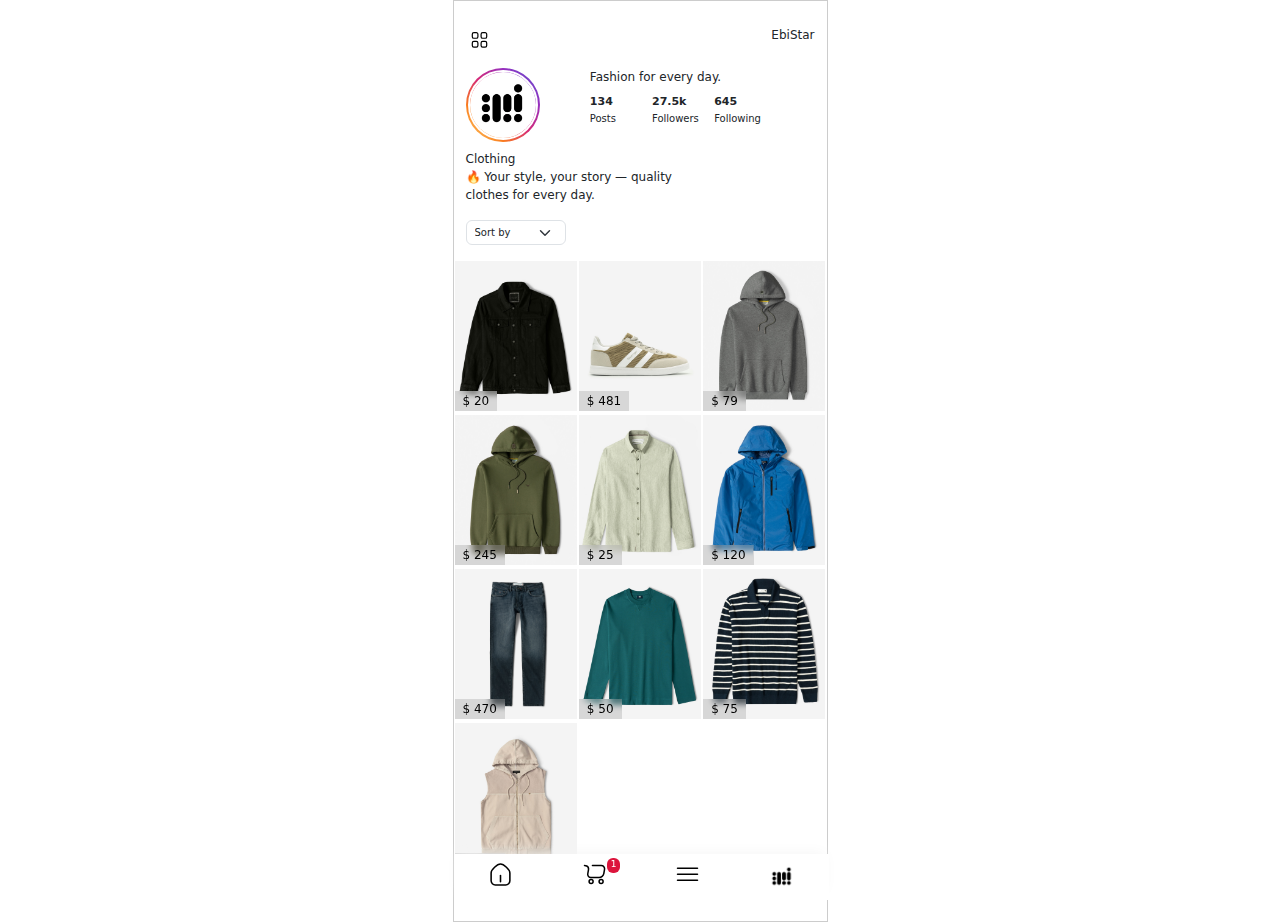
<file: index.html>
<!DOCTYPE html>
<html lang="en">

<head>
    <meta charset="UTF-8">
    <meta name="viewport" content="width=device-width, initial-scale=1.0">
    <link rel="stylesheet" href="style/css/bootstrap.min.css">
    <link rel="stylesheet" href="style/css/style.css">
    <title>Storefront</title>
</head>

<body>
    <div class="app-container">
        <header class="header">
            <div class="container">
                <div class="row">
                    <div class="col-6 header-btn-actions-icon">
                        <div class="btn-action-service">
                            <button class="btn"><svg width="25px" height="20px" viewBox="-0.5 0 25 25" fill="none"
                                    xmlns="http://www.w3.org/2000/svg">
                                    <g id="SVGRepo_bgCarrier" stroke-width="0"></g>
                                    <g id="SVGRepo_tracerCarrier" stroke-linecap="round" stroke-linejoin="round"></g>
                                    <g id="SVGRepo_iconCarrier">
                                        <path
                                            d="M19 3.32001H16C14.8954 3.32001 14 4.21544 14 5.32001V8.32001C14 9.42458 14.8954 10.32 16 10.32H19C20.1046 10.32 21 9.42458 21 8.32001V5.32001C21 4.21544 20.1046 3.32001 19 3.32001Z"
                                            stroke="#000000" stroke-width="1.5" stroke-linecap="round"
                                            stroke-linejoin="round">
                                        </path>
                                        <path
                                            d="M8 3.32001H5C3.89543 3.32001 3 4.21544 3 5.32001V8.32001C3 9.42458 3.89543 10.32 5 10.32H8C9.10457 10.32 10 9.42458 10 8.32001V5.32001C10 4.21544 9.10457 3.32001 8 3.32001Z"
                                            stroke="#000000" stroke-width="1.5" stroke-linecap="round"
                                            stroke-linejoin="round">
                                        </path>
                                        <path
                                            d="M19 14.32H16C14.8954 14.32 14 15.2154 14 16.32V19.32C14 20.4246 14.8954 21.32 16 21.32H19C20.1046 21.32 21 20.4246 21 19.32V16.32C21 15.2154 20.1046 14.32 19 14.32Z"
                                            stroke="#000000" stroke-width="1.5" stroke-linecap="round"
                                            stroke-linejoin="round">
                                        </path>
                                        <path
                                            d="M8 14.32H5C3.89543 14.32 3 15.2154 3 16.32V19.32C3 20.4246 3.89543 21.32 5 21.32H8C9.10457 21.32 10 20.4246 10 19.32V16.32C10 15.2154 9.10457 14.32 8 14.32Z"
                                            stroke="#000000" stroke-width="1.5" stroke-linecap="round"
                                            stroke-linejoin="round">
                                        </path>
                                    </g>
                                </svg></button>
                        </div>


                    </div>
                    <div class="col-6 text-end">
                        <span>EbiStar</span>
                    </div>
                </div>
            </div>
        </header>

        <div class="main pt-3 pb-5">
            <div class="container">
                <div class="profile">
                    <div class="logo-followers">
                        <div class="row">
                            <div class="col-4 logo-image">
                                <div class="logo">
                                    <img src="style/images/logo.webp" alt="" width="50" height="50">
                                </div>
                            </div>
                            <div class="col-8 followers-box">
                                <div class="short-bio-profil mb-2">
                                    <span>Fashion for every day.</span>
                                </div>
                                <div class="followers-boxs-cont">
                                    <div class="row">
                                        <div class="col-3 count-followrs">
                                            <div class="count-box">
                                                <span class="number-count">134</span>
                                                <span class="title-number-count">Posts</span>
                                            </div>
                                        </div>
                                        <div class="col-3 count-followrs">
                                            <div class="count-box">
                                                <span class="number-count">27.5k</span>
                                                <span class="title-number-count">Followers</span>
                                            </div>
                                        </div>
                                        <div class="col-3 count-followrs">
                                            <div class="count-box">
                                                <span class="number-count">645</span>
                                                <span class="title-number-count">Following</span>
                                            </div>
                                        </div>
                                    </div>
                                </div>
                            </div>
                        </div>
                    </div>
                    <div class="bio-descriptions">
                        <span class="boi-categories">Clothing</span>
                        <span class="description">🔥 Your style, your story — quality clothes for every day.</span>
                    </div>
                    <div class="tabs mt-3">
                        <div class="row">
                            <div class="col-5">
                                <select class="form-select" aria-label="Sort By">
                                    <option selected disabled>Sort by</option>
                                    <option value="popular">Most Popular</option>
                                    <option value="cheap">Lowest Price</option>
                                    <option value="expensive">Highest Price</option>
                                    <option value="newest">Newest</option>
                                    <option value="oldest">Oldest</option>
                                </select>

                            </div>
                        </div>
                    </div>
                </div>

                <div class=" container-fluid contents pt-3 p-0">
                    <div class="post">
                        <div class="row row-cols-3 gy-1">
                            <div class="col product">
                                <a href="product/sample-product.html" class="product-image-link">
                                    <img src="style/images/1762601947_p-large.jpg" alt="">
                                    
                                </a>
                                <span class="product-price-img">$ 20</span>
                            </div>
                            <div class="col product">
                                <a href="product/sample-product.html" class="product-image-link">
                                    <img src="style/images/1762959123_p-large.jpg" alt="">
                                </a>
                                <span class="product-price-img">$ 481</span>
                            </div>
                            <div class="col product">
                                <a href="product/sample-product.html" class="product-image-link">
                                    <img src="style/images/1763297570_p-large.jpg" alt="">
                                </a>
                                <span class="product-price-img">$ 79</span>
                            </div>
                            <div class="col product">
                                <a href="product/sample-product.html" class="product-image-link">
                                    <img src="style/images/1763304630_p-large.jpg" alt="">
                                </a>
                                <span class="product-price-img">$ 245</span>
                            </div>
                            <div class="col product">
                                <a href="product/sample-product.html" class="product-image-link">
                                    <img src="style/images/1763369297_p-large.jpg" alt="">
                                </a>
                                <span class="product-price-img">$ 25</span>
                            </div>
                            <div class="col product">
                                <a href="product/sample-product.html" class="product-image-link">
                                    <img src="style/images/1760357385_p-large.jpg" alt="">
                                </a>
                                <span class="product-price-img">$ 120</span>
                            </div>
                            <div class="col product">
                                <a href="product/sample-product.html" class="product-image-link">
                                    <img src="style/images/1762958443_p-large.jpg" alt="">
                                </a>
                                <span class="product-price-img">$ 470</span>
                            </div>
                            <div class="col product">
                                <a href="product/sample-product.html" class="product-image-link">
                                    <img src="style/images/1761474641_p-large.jpg" alt="">
                                </a>
                                <span class="product-price-img">$ 50</span>
                            </div>
                            <div class="col product">
                                <a href="product/sample-product.html" class="product-image-link">
                                    <img src="style/images/1762935397_p-large.jpg" alt="">
                                </a>
                                <span class="product-price-img">$ 75</span>
                            </div>
                            <div class="col product">
                                <a href="product/sample-product.html" class="product-image-link">
                                    <img src="style/images/1760882902_p-large.jpg" alt="">
                                </a>
                                <span class="product-price-img">$ 135</span>
                            </div>
                        </div>
                    </div>
                </div>
            </div>
        </div>

        <footer class="footer">
            <div class="container">
                <div class="row text-center">
                    <div class="col-3">
                        <a href="../index.html">
                            <svg width="25px" height="25px" viewBox="0 0 24 24" fill="none"
                            xmlns="http://www.w3.org/2000/svg">
                            <g id="SVGRepo_bgCarrier" stroke-width="0"></g>
                            <g id="SVGRepo_tracerCarrier" stroke-linecap="round" stroke-linejoin="round"></g>
                            <g id="SVGRepo_iconCarrier">
                                <path d="M12 13V19" stroke="#000000" stroke-width="1.5" stroke-linecap="round"
                                    stroke-linejoin="round"></path>
                                <path
                                    d="M3 10.49C3 7.36999 8.87 2 12 2C15.13 2 21 7.36999 21 10.49V18.07C20.9816 19.1187 20.5521 20.1182 19.804 20.8533C19.0558 21.5883 18.0488 22.0002 17 22H7C5.95115 22.0002 4.9442 21.5883 4.19603 20.8533C3.44786 20.1182 3.01835 19.1187 3 18.07V10.47"
                                    stroke="#000000" stroke-width="1.5" stroke-linecap="round" stroke-linejoin="round">
                                </path>
                            </g>
                        </svg>
                        </a>
                    </div>
                    <div class="col-3 btn-action-cart"><svg width="25px" height="25px" viewBox="-0.5 0 25 25" fill="none"
                            xmlns="http://www.w3.org/2000/svg">
                            <g id="SVGRepo_bgCarrier" stroke-width="0"></g>
                            <g id="SVGRepo_tracerCarrier" stroke-linecap="round" stroke-linejoin="round"></g>
                            <g id="SVGRepo_iconCarrier">
                                <path
                                    d="M18.5996 21.57C19.7042 21.57 20.5996 20.6746 20.5996 19.57C20.5996 18.4654 19.7042 17.57 18.5996 17.57C17.495 17.57 16.5996 18.4654 16.5996 19.57C16.5996 20.6746 17.495 21.57 18.5996 21.57Z"
                                    stroke="#000000" stroke-width="1.5" stroke-linecap="round" stroke-linejoin="round">
                                </path>
                                <path
                                    d="M8.59961 21.57C9.70418 21.57 10.5996 20.6746 10.5996 19.57C10.5996 18.4654 9.70418 17.57 8.59961 17.57C7.49504 17.57 6.59961 18.4654 6.59961 19.57C6.59961 20.6746 7.49504 21.57 8.59961 21.57Z"
                                    stroke="#000000" stroke-width="1.5" stroke-linecap="round" stroke-linejoin="round">
                                </path>
                                <path
                                    d="M2 3.55997C2 3.55997 6.64 3.49997 6 7.55997L5.31006 11.62C5.20774 12.1068 5.21778 12.6105 5.33954 13.0929C5.46129 13.5752 5.69152 14.0234 6.01263 14.4034C6.33375 14.7833 6.73733 15.0849 7.19263 15.2854C7.64793 15.4858 8.14294 15.5797 8.64001 15.56H16.64C17.7479 15.5271 18.8119 15.1196 19.6583 14.404C20.5046 13.6884 21.0834 12.7069 21.3 11.62L21.9901 7.50998C22.0993 7.0177 22.0939 6.50689 21.9744 6.017C21.8548 5.52712 21.6242 5.07126 21.3005 4.68467C20.9767 4.29807 20.5684 3.99107 20.1071 3.78739C19.6458 3.58371 19.1438 3.48881 18.64 3.50998H9.94"
                                    stroke="#000000" stroke-width="1.5" stroke-linecap="round" stroke-linejoin="round">
                                </path>
                            </g>
                        </svg>
                                                        <span class="count-cart-number-product" id="count-cart-number-product">1</span>

                    </div>
                    <div class="col-3"><svg width="25px" height="25px" viewBox="-0.5 0 25 25" fill="none"
                            xmlns="http://www.w3.org/2000/svg">
                            <g id="SVGRepo_bgCarrier" stroke-width="0"></g>
                            <g id="SVGRepo_tracerCarrier" stroke-linecap="round" stroke-linejoin="round"></g>
                            <g id="SVGRepo_iconCarrier">
                                <path d="M2 12.32H22" stroke="#000000" stroke-width="1.5" stroke-linecap="round"
                                    stroke-linejoin="round"></path>
                                <path d="M2 18.32H22" stroke="#000000" stroke-width="1.5" stroke-linecap="round"
                                    stroke-linejoin="round"></path>
                                <path d="M2 6.32001H22" stroke="#000000" stroke-width="1.5" stroke-linecap="round"
                                    stroke-linejoin="round"></path>
                            </g>
                        </svg></div>
                    <div class="col-3"><img src="style/images/logo.webp" alt="" width="30px" height="30px"></div>
                </div>
            </div>
        </footer>
    </div>
    <script src="style/js/bootstrap.bundle.min.js"></script>
</body>

</html>
</file>
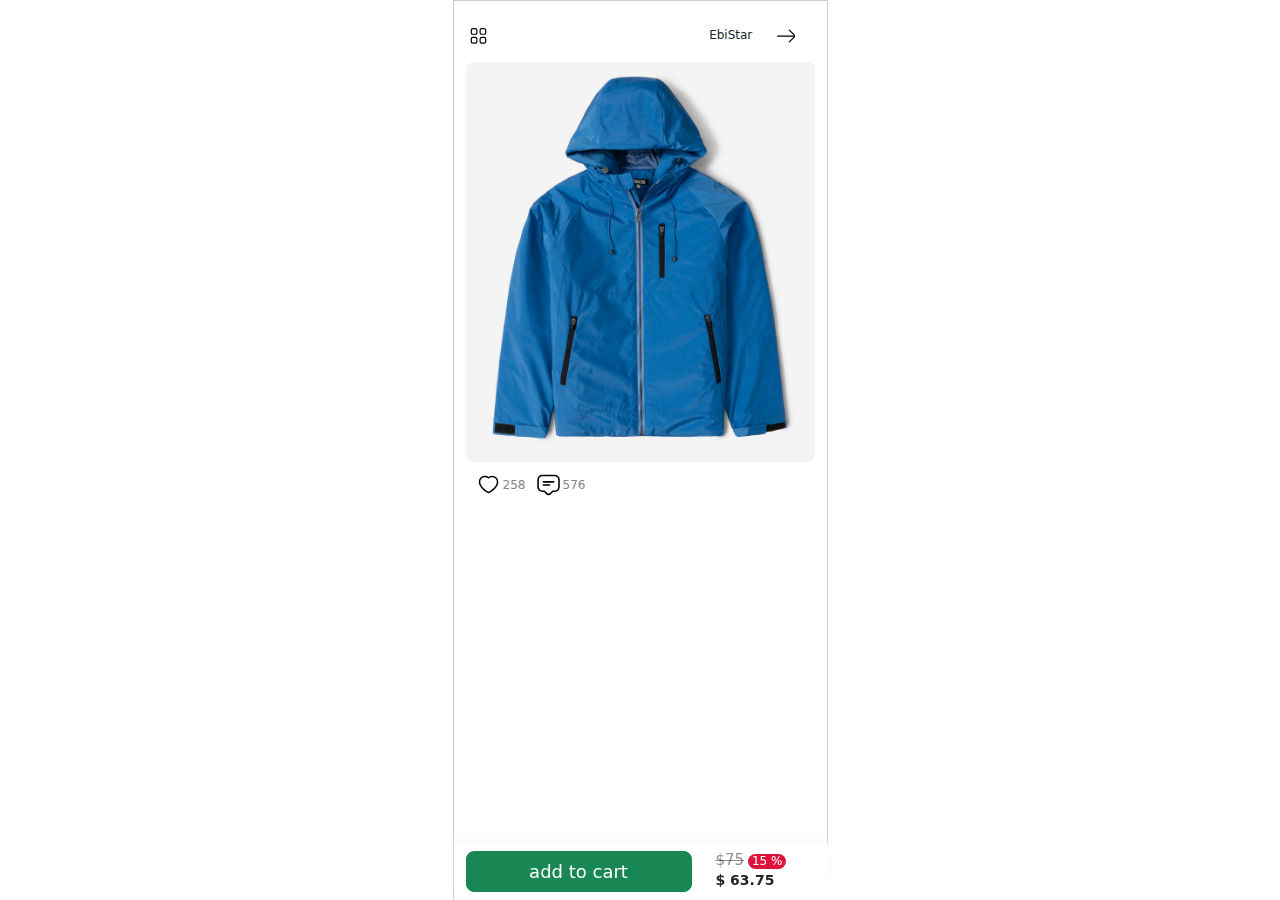
<file: product/sample-product.html>
<!DOCTYPE html>
<html lang="en">

<head>
    <meta charset="UTF-8">
    <meta name="viewport" content="width=device-width, initial-scale=1.0">
    <link rel="stylesheet" href="../style/css/bootstrap.min.css">
    <link rel="stylesheet" href="../style/css/style.css">
    <title>Storefront</title>
</head>

<body>
    <div class="app-container">
        <!-- Header -->
        <header class="header">
            <div class="container">
                <div class="row">
                    <div class="col-1">
                        <a href="../index.html" class="link-back-home">
                            <svg width="25px" height="20px" viewBox="-0.5 0 25 25" fill="none"
                                xmlns="http://www.w3.org/2000/svg">
                                <g id="SVGRepo_bgCarrier" stroke-width="0"></g>
                                <g id="SVGRepo_tracerCarrier" stroke-linecap="round" stroke-linejoin="round"></g>
                                <g id="SVGRepo_iconCarrier">
                                    <path
                                        d="M19 3.32001H16C14.8954 3.32001 14 4.21544 14 5.32001V8.32001C14 9.42458 14.8954 10.32 16 10.32H19C20.1046 10.32 21 9.42458 21 8.32001V5.32001C21 4.21544 20.1046 3.32001 19 3.32001Z"
                                        stroke="#000000" stroke-width="1.5" stroke-linecap="round"
                                        stroke-linejoin="round">
                                    </path>
                                    <path
                                        d="M8 3.32001H5C3.89543 3.32001 3 4.21544 3 5.32001V8.32001C3 9.42458 3.89543 10.32 5 10.32H8C9.10457 10.32 10 9.42458 10 8.32001V5.32001C10 4.21544 9.10457 3.32001 8 3.32001Z"
                                        stroke="#000000" stroke-width="1.5" stroke-linecap="round"
                                        stroke-linejoin="round">
                                    </path>
                                    <path
                                        d="M19 14.32H16C14.8954 14.32 14 15.2154 14 16.32V19.32C14 20.4246 14.8954 21.32 16 21.32H19C20.1046 21.32 21 20.4246 21 19.32V16.32C21 15.2154 20.1046 14.32 19 14.32Z"
                                        stroke="#000000" stroke-width="1.5" stroke-linecap="round"
                                        stroke-linejoin="round">
                                    </path>
                                    <path
                                        d="M8 14.32H5C3.89543 14.32 3 15.2154 3 16.32V19.32C3 20.4246 3.89543 21.32 5 21.32H8C9.10457 21.32 10 20.4246 10 19.32V16.32C10 15.2154 9.10457 14.32 8 14.32Z"
                                        stroke="#000000" stroke-width="1.5" stroke-linecap="round"
                                        stroke-linejoin="round">
                                    </path>
                                </g>
                            </svg>
                        </a>
                    </div>
                    <div class="col-5"></div>
                    <div class="col-4 text-end">
                        <span>EbiStar</span>
                    </div>
                    <div class="col-2">
                        <svg width="20px" height="20px" viewBox="0 0 24 24" fill="none"
                            xmlns="http://www.w3.org/2000/svg">
                            <g id="SVGRepo_bgCarrier" stroke-width="0"></g>
                            <g id="SVGRepo_tracerCarrier" stroke-linecap="round" stroke-linejoin="round"></g>
                            <g id="SVGRepo_iconCarrier">
                                <path d="M2 12.0701H22" stroke="#000000" stroke-width="1.5" stroke-linecap="round"
                                    stroke-linejoin="round"></path>
                                <path
                                    d="M16 5L21.16 10C21.4324 10.2571 21.6494 10.567 21.7977 10.9109C21.946 11.2548 22.0226 11.6255 22.0226 12C22.0226 12.3745 21.946 12.7452 21.7977 13.0891C21.6494 13.433 21.4324 13.7429 21.16 14L16 19"
                                    stroke="#000000" stroke-width="1.5" stroke-linecap="round" stroke-linejoin="round">
                                </path>
                            </g>
                        </svg>
                    </div>
                </div>
            </div>
        </header>
        <!-- Main Content -->
        <div class="main pt-3 pb-5">
            <div class="container">
                <div class="image-product">
                    <img src="../style/images/1760357385_p-large.jpg" alt="">
                </div>
                <div class="react-product mt-2">
                    <div class="react-actions">
                        <a href="#" class="react-likes">
                            <svg width="30px" height="30px" viewBox="-0.5 0 25 25" fill="none"
                                xmlns="http://www.w3.org/2000/svg">
                                <g id="SVGRepo_bgCarrier" stroke-width="0"></g>
                                <g id="SVGRepo_tracerCarrier" stroke-linecap="round" stroke-linejoin="round"></g>
                                <g id="SVGRepo_iconCarrier">
                                    <path
                                        d="M15.6001 3.91998C14.268 3.92397 12.9849 4.42297 12 5.32001C11.2277 4.61746 10.2676 4.15485 9.23679 3.98858C8.20602 3.82231 7.1491 3.95955 6.19498 4.3836C5.24087 4.80765 4.43081 5.50018 3.8635 6.37671C3.29619 7.25324 2.99614 8.27591 3.00004 9.32C3.00004 15.77 12 20.14 12 20.14C12 20.14 21 15.77 21 9.32C21 7.88784 20.4311 6.51434 19.4184 5.50165C18.4057 4.48895 17.0322 3.91998 15.6001 3.91998Z"
                                        stroke="#000000" stroke-width="1.5" stroke-linecap="round"
                                        stroke-linejoin="round"></path>
                                </g>
                            </svg>
                            <span class="count-react-numbers count-react-like-numbers">258</span>
                        </a>
                    </div>
                    <div class="react-actions">
                        <a href="#" class="react-comments">
                            <svg width="30px" height="30px" viewBox="0 0 24 24" fill="none"
                                xmlns="http://www.w3.org/2000/svg">
                                <g id="SVGRepo_bgCarrier" stroke-width="0"></g>
                                <g id="SVGRepo_tracerCarrier" stroke-linecap="round" stroke-linejoin="round"></g>
                                <g id="SVGRepo_iconCarrier">
                                    <path
                                        d="M8 18L10.29 20.29C10.514 20.5156 10.7804 20.6946 11.0739 20.8168C11.3674 20.9389 11.6821 21.0018 12 21.0018C12.3179 21.0018 12.6326 20.9389 12.9261 20.8168C13.2196 20.6946 13.486 20.5156 13.71 20.29L16 18H18C19.0609 18 20.0783 17.5786 20.8284 16.8285C21.5786 16.0783 22 15.0609 22 14V7C22 5.93913 21.5786 4.92178 20.8284 4.17163C20.0783 3.42149 19.0609 3 18 3H6C4.93913 3 3.92172 3.42149 3.17157 4.17163C2.42142 4.92178 2 5.93913 2 7V14C2 15.0609 2.42142 16.0783 3.17157 16.8285C3.92172 17.5786 4.93913 18 6 18H8Z"
                                        stroke="#000000" stroke-width="1.5" stroke-linecap="round"
                                        stroke-linejoin="round"></path>
                                    <path d="M17 9H7" stroke="#000000" stroke-width="1.5" stroke-linecap="round"
                                        stroke-linejoin="round"></path>
                                    <path d="M13 12H7" stroke="#000000" stroke-width="1.5" stroke-linecap="round"
                                        stroke-linejoin="round"></path>
                                </g>
                            </svg>
                            <span class="count-react-numbers count-react-comment-numbers">576</span>
                        </a>
                    </div>
                    <div class="react-actions">
                        <a href="#" class="react"></a>
                    </div>
                </div>
                <div class="content-product">

                </div>
            </div>
        </div>
        <!-- Footer -->
        <footer class="footer">
            <div class="container">
                <div class="row">
                    <div class="col-8 add-to-cart">
                        <button onclick="addToCart" id="add-to-cart" class="btn btn-success">add to cart</button>
                        <div class="Product-count" id="Product_count">

                            <span class="plus-count-product">
                                <button id="plus-count-product">
                                    <svg width="30px" height="30px" viewBox="-0.5 0 25 25" fill="none"
                                        xmlns="http://www.w3.org/2000/svg">
                                        <g id="SVGRepo_iconCarrier">
                                            <path d="M12 15.3201V7.32007" stroke="#f00000" stroke-width="1.5"
                                                stroke-linecap="round" stroke-linejoin="round"></path>
                                            <path d="M8 11.3201H16" stroke="#f00000" stroke-width="1.5"
                                                stroke-linecap="round" stroke-linejoin="round"></path>
                                        </g>
                                    </svg>
                                </button>
                            </span>
                            <span class="count-number-products" id="count-number-products"></span>
                            <span class="minus-count-product">
                                <button id="minus-count-product">
                                    <svg width="30px" height="30px" viewBox="-0.5 0 25 25" fill="none"
                                        xmlns="http://www.w3.org/2000/svg">
                                            <path d="M8 11.3201H16" stroke="#f00000" stroke-width="1.5"
                                                stroke-linecap="round" stroke-linejoin="round"></path>
                                    </svg>
                                </button>
                            </span>
                            <span class="Product-count-delete">
                                <button id="Product-count-delete">
                                    <svg width="27px" height="27px" viewBox="-0.5 0 25 25" fill="none"
                                        xmlns="http://www.w3.org/2000/svg">
                                        <g id="SVGRepo_bgCarrier" stroke-width="0"></g>
                                        <g id="SVGRepo_tracerCarrier" stroke-linecap="round" stroke-linejoin="round">
                                        </g>
                                        <g id="SVGRepo_iconCarrier">
                                            <path
                                                d="M12.0009 21.3201H8.43094C7.33237 21.2923 6.27951 20.8746 5.4606 20.1418C4.64169 19.409 4.11011 18.4088 3.96094 17.3201L2.96094 9.32007"
                                                stroke="#f00000" stroke-width="1.5" stroke-linecap="round"
                                                stroke-linejoin="round"></path>
                                            <path d="M20.9992 9.32007L20.6992 11.8201" stroke="#f00000"
                                                stroke-width="1.5" stroke-linecap="round" stroke-linejoin="round">
                                            </path>
                                            <path d="M3 9.32004C8.81444 7.20973 15.1856 7.20973 21 9.32004"
                                                stroke="#f00000" stroke-width="1.5" stroke-linecap="round"
                                                stroke-linejoin="round"></path>
                                            <path d="M6.42969 8.34006L9.0797 3.32007" stroke="#f00000"
                                                stroke-width="1.5" stroke-linecap="round" stroke-linejoin="round">
                                            </path>
                                            <path d="M17.5699 8.34006L14.9199 3.32007" stroke="#f00000"
                                                stroke-width="1.5" stroke-linecap="round" stroke-linejoin="round">
                                            </path>
                                            <path d="M16 21.8201L22 15.8201" stroke="#f00000" stroke-width="1.5"
                                                stroke-linecap="round" stroke-linejoin="round"></path>
                                            <path d="M16 15.8201L22 21.8201" stroke="#f00000" stroke-width="1.5"
                                                stroke-linecap="round" stroke-linejoin="round"></path>
                                        </g>
                                    </svg>
                                </button>
                            </span>
                        </div>
                    </div>
                    <div class="col-4 product-price">
                        <div class="Discounted">
                            <span class="Discounted-price"><del>$75</del></span>
                            <span class="Discounted-number">15 %</span>

                        </div>
                        <span class="price-mine-product">
                            $ 63.75
                        </span>
                    </div>
                </div>
            </div>
        </footer>
    </div>
    <script src="../style/js/bootstrap.bundle.min.js"></script>
    <script src="../style/js/app.js"></script>
</body>

</html>
</file>
<file: style/css/style.css>
/* ===== Global ===== */
:root {
  --device-width: 375px;
  --font-10: 10px;
  --font-11: 11px;
  --font-12: 12px;
}

.app-container {
  width: 100%;
  max-width: var(--device-width);
  margin: 0 auto;
  min-height: 100vh;
  border: 1px solid #ccc;
  overflow-x: hidden;
  font-size: var(--font-12);
}

.app-container p,
.app-container span {
  margin: 0;
}

a {
  text-decoration: none;
}

ul {
  list-style: none;
  padding: 0;
}

.header {
  margin-top: 25px;
}

.footer {
  position: fixed;
  bottom: 0;
  width: 100%;
  max-width: var(--device-width);
  background: #fff;
  padding: 8px 0;
  box-shadow: 0 -5px 15px -5px #f4f4f4;
  z-index: 1000;
}

/* ===== Profile Logo ===== */
.logo-followers .logo {
  width: 74px;
  height: 74px;
  border-radius: 50%;
  background: linear-gradient(45deg, #feda75, #fa7e1e, #d62976, #962fbf, #4f5bd5);
  display: flex;
  justify-content: center;
  align-items: center;
}

.logo-followers .logo img {
  width: 70px;
  height: 70px;
  border-radius: 50%;
  object-fit: cover;
  border: 2px solid #fff;
}

/* ===== Counters ===== */
.count-box {
  display: grid;
}

.number-count {
  font-size: var(--font-11);
  font-weight: 600;
}

.title-number-count {
  font-size: var(--font-10);
}

/* ===== Bio ===== */
.bio-descriptions {
  margin-top: 8px;
  display: grid;
  width: 60%;
}

/* ===== Tabs ===== */
.tabs .form-select {
  font-size: var(--font-10);
  width: 100px;
  padding: 4px 8px;
}

/* ===== Product Grid ===== */
.contents .product {
  position: relative;
  height: 150px;
  background: #bcbcbc;
  padding: 0;
  border-inline: 1px solid #fff;
}
.product-image-link img {
  width: 100%;
  height: 100%;
  object-fit: cover;
}

.product-price-img{
  position: absolute;
  bottom: 0;
  left: 0;
    background-color: #a7a7a760;
    padding: 1px 8px;
    backdrop-filter: blur(3px);
    color: black;
}
/* ===== Product Page ===== */
.offcanvas-bottom {
  height: 60vh !important;
  border-radius: 20px 20px 0 0;
  overflow-y: auto;
}

.comment-item {
  padding: 5px 0;
  margin-bottom: 10px;
  border-bottom: 1px solid #f8f8f8;
}

.star-user-comment {
  font-size: var(--font-12);
}

.image-product img {
  width: 100%;
  height: 400px;
  border-radius: 8px;
  object-fit: cover;
}

/* ===== Product Info ===== */
.title-product h1 {
  font-size: 15px;
  font-weight: 600;
}

.characteristics {
  border-top: 1px solid #d9d9d9;
  margin-top: 16px;
  padding-top: 5px;
}

.link-characteristics-show-all {
  font-size: var(--font-10);
  color: #848484;
}

.characteristics-list {
  display: flex;
  gap: 5px;
}

.characteristics-list-item {
  background: #f4f4f4;
  padding: 3px 5px;
  border-radius: 8px;
}

.characteristics-list-item-link {
  display: flex;
  flex-direction: column;
  color: #848484;
}

.characteristics-list-item-link span:last-child {
  color: #1c1c1c;
  font-weight: 500;
}

/* Tables */
.table-bordered td {
  font-size: var(--font-11);
}
.table-bordered th {
  font-size: var(--font-10);
  font-weight: 500;
  white-space: nowrap;
}

/* ===== Reactions ===== */
.react-product {
  display: flex;
}

.react-actions a {
  display: flex;
  align-items: center;
  color: #848484;
}

.react-actions a svg {
  margin-right: 2px;
}

.react-product .react-actions {
  width: 50px;
  margin-left: 10px;
}

/* ===== Buttons / Header ===== */
.header-btn-actions-icon {
  display: flex;
}

.header-btn-actions-icon button {
  padding: 0;
}

.btn-action-cart {
  position: relative;
}

.count-cart-number-product {
  position: absolute;
  top: -4px;
  background: #dc143c;
  color: #fff;
  padding: 0 4px 1px;
  border-radius: 6px;
  font-size: 9px;
}

/* ===== Add to Cart ===== */
.product-price {
  line-height: 19px;
}

.footer .add-to-cart .btn-success {
  width: 100%;
  border-radius: 8px;
  font-size: 18px;
}

.Discounted-number {
  background: #dc143c;
  color: #fff;
  padding: 0 4px 1px;
  border-radius: 8px;
}

.Discounted-price {
  font-size: 15px;
  color: #00000070;
}

.price-mine-product {
  font-size: 14px;
  font-weight: 600;
}

.Product-count {
  width: 120px;
  display: none;
  border: 1px solid #d5d5d5;
  border-radius: 8px;
}

.Product-count button {
  padding: 5px;
  background: transparent;
  border: none;
  border-radius: 8px;
}

.count-number-products {
  font-size: 15px;
  margin: 0 10px;
}
</file>
